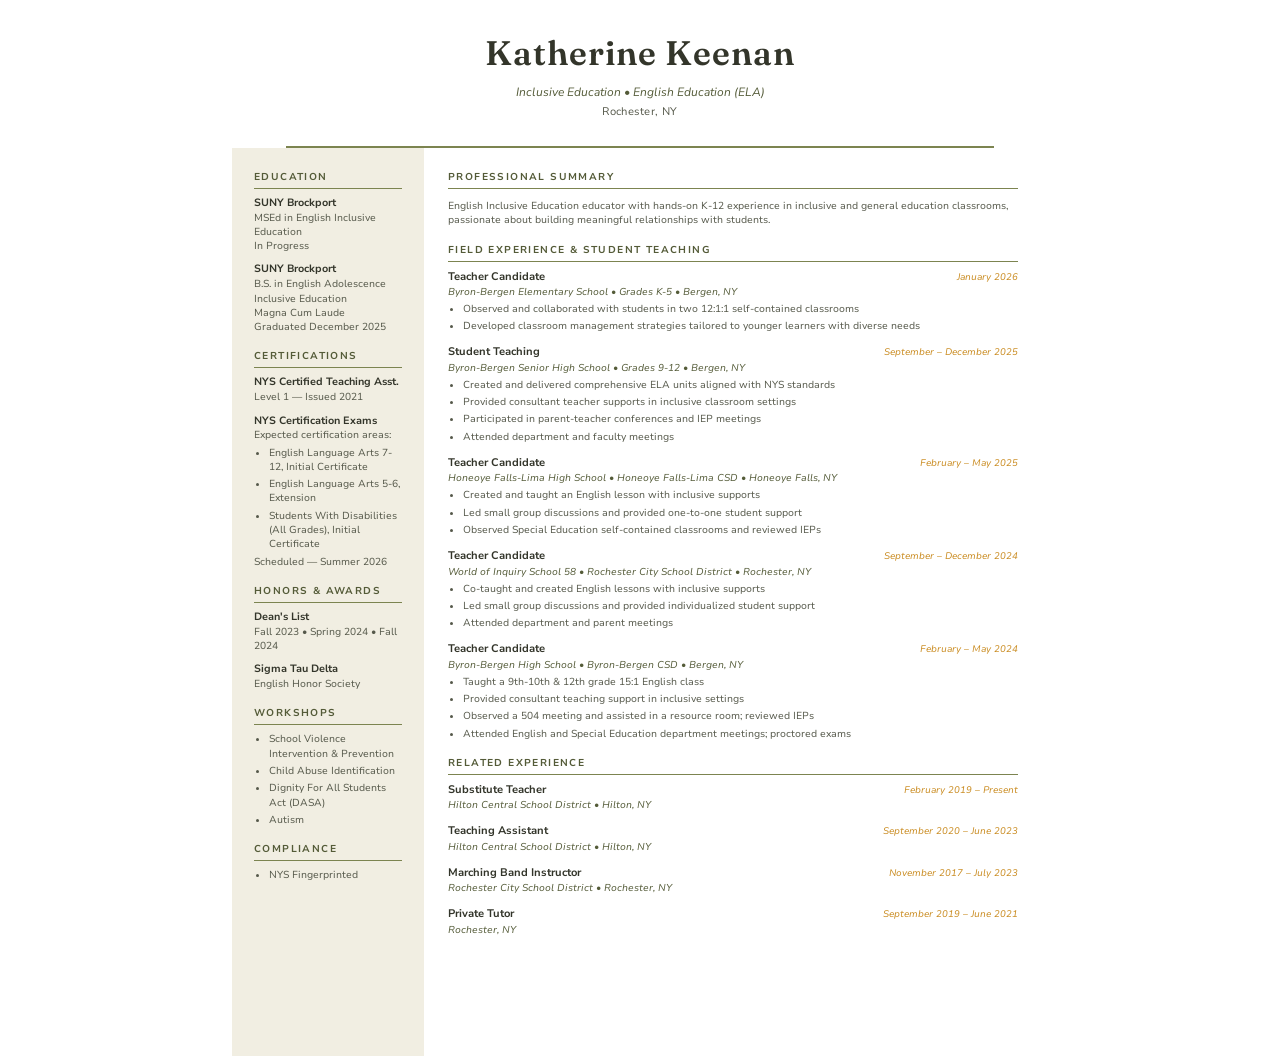
<file: resume/resume.html>
<!DOCTYPE html>
<html lang="en">
<head>
<meta charset="UTF-8" />
<title>Katherine Keenan — Resume</title>
<link href="https://fonts.googleapis.com/css2?family=Fraunces:opsz,wght@9..144,500;9..144,600;9..144,700&family=Nunito+Sans:wght@400;600;700&display=swap" rel="stylesheet" />
<style>
  :root{
    --olive:#7c8450; --olive-deep:#545b38; --mustard:#c98a1e;
    --ink:#33352a; --ink-soft:#55584a; --mute:#8a8c79; --line:#d9d4c2; --wash:#f1eee2;
  }
  *{box-sizing:border-box;}
  @page{ size: Letter; margin: 0; }
  html,body{margin:0;padding:0;}
  body{
    font-family:"Nunito Sans",system-ui,sans-serif; color:var(--ink);
    font-size:10.2px; line-height:1.4; background:#fff;
  }
  .page{ width:8.5in; min-height:11in; margin:0 auto; padding:0; background:#fff; display:flex; flex-direction:column; }

  /* header */
  .head{ text-align:center; padding:30px 54px 16px; }
  .head h1{ font-family:"Fraunces",serif; font-weight:600; font-size:34px; letter-spacing:1px; margin:0; color:var(--ink); }
  .head .role{ font-style:italic; color:var(--olive-deep); font-size:12px; margin:6px 0 4px; }
  .head .loc{ color:var(--ink-soft); font-size:11px; letter-spacing:.04em; }
  .rule{ height:2px; background:var(--olive); margin:10px 54px 0; }

  /* body grid */
  .grid{ display:grid; grid-template-columns:2in 1fr; gap:0; flex:1; align-items:stretch; }
  .side{ background:var(--wash); padding:22px 22px 30px; }
  .main{ padding:22px 30px 30px 24px; }

  h2{ font-family:"Nunito Sans",sans-serif; text-transform:uppercase; letter-spacing:.14em;
      font-size:10px; font-weight:700; color:var(--olive-deep); margin:0 0 7px;
      padding-bottom:4px; border-bottom:1.5px solid var(--olive); }
  .side section, .main section{ margin-bottom:15px; }
  .side section:last-child, .main section:last-child{ margin-bottom:0; }

  .blk{ margin-bottom:9px; }
  .blk strong{ display:block; color:var(--ink); font-size:10.6px; }
  .blk span{ display:block; color:var(--ink-soft); }
  .muted{ color:var(--mute); }

  ul{ margin:3px 0 0; padding-left:15px; }
  li{ margin-bottom:3px; color:var(--ink-soft); }

  /* main entries */
  .entry{ margin-bottom:11px; }
  .entry .row{ display:flex; justify-content:space-between; align-items:baseline; gap:10px; }
  .entry .title{ font-weight:700; color:var(--ink); font-size:11px; }
  .entry .date{ color:var(--mustard); font-style:italic; font-size:9.6px; white-space:nowrap; }
  .entry .where{ font-style:italic; color:var(--olive-deep); font-size:10px; margin:1px 0 3px; }
  .summary{ color:var(--ink-soft); }
</style>
</head>
<body>
  <div class="page">
    <header class="head">
      <h1>Katherine Keenan</h1>
      <div class="role">Inclusive Education &bull; English Education (ELA)</div>
      <div class="loc">Rochester, NY</div>
    </header>
    <div class="rule"></div>

    <div class="grid">
      <!-- sidebar -->
      <aside class="side">
        <section>
          <h2>Education</h2>
          <div class="blk">
            <strong>SUNY Brockport</strong>
            <span>MSEd in English Inclusive Education</span>
            <span class="muted">In Progress</span>
          </div>
          <div class="blk">
            <strong>SUNY Brockport</strong>
            <span>B.S. in English Adolescence Inclusive Education</span>
            <span>Magna Cum Laude</span>
            <span class="muted">Graduated December 2025</span>
          </div>
        </section>

        <section>
          <h2>Certifications</h2>
          <div class="blk">
            <strong>NYS Certified Teaching Asst.</strong>
            <span class="muted">Level 1 &mdash; Issued 2021</span>
          </div>
          <div class="blk">
            <strong>NYS Certification Exams</strong>
            <span>Expected certification areas:</span>
            <ul>
              <li>English Language Arts 7-12, Initial Certificate</li>
              <li>English Language Arts 5-6, Extension</li>
              <li>Students With Disabilities (All Grades), Initial Certificate</li>
            </ul>
            <span class="muted">Scheduled &mdash; Summer 2026</span>
          </div>
        </section>

        <section>
          <h2>Honors &amp; Awards</h2>
          <div class="blk">
            <strong>Dean's List</strong>
            <span class="muted">Fall 2023 &bull; Spring 2024 &bull; Fall 2024</span>
          </div>
          <div class="blk">
            <strong>Sigma Tau Delta</strong>
            <span class="muted">English Honor Society</span>
          </div>
        </section>

        <section>
          <h2>Workshops</h2>
          <ul>
            <li>School Violence Intervention &amp; Prevention</li>
            <li>Child Abuse Identification</li>
            <li>Dignity For All Students Act (DASA)</li>
            <li>Autism</li>
          </ul>
        </section>

        <section>
          <h2>Compliance</h2>
          <ul><li>NYS Fingerprinted</li></ul>
        </section>
      </aside>

      <!-- main -->
      <main class="main">
        <section>
          <h2>Professional Summary</h2>
          <p class="summary">English Inclusive Education educator with hands-on K-12 experience in inclusive and general education classrooms, passionate about building meaningful relationships with students.</p>
        </section>

        <section>
          <h2>Field Experience &amp; Student Teaching</h2>

          <div class="entry">
            <div class="row"><span class="title">Teacher Candidate</span><span class="date">January 2026</span></div>
            <div class="where">Byron-Bergen Elementary School &bull; Grades K-5 &bull; Bergen, NY</div>
            <ul>
              <li>Observed and collaborated with students in two 12:1:1 self-contained classrooms</li>
              <li>Developed classroom management strategies tailored to younger learners with diverse needs</li>
            </ul>
          </div>

          <div class="entry">
            <div class="row"><span class="title">Student Teaching</span><span class="date">September &ndash; December 2025</span></div>
            <div class="where">Byron-Bergen Senior High School &bull; Grades 9-12 &bull; Bergen, NY</div>
            <ul>
              <li>Created and delivered comprehensive ELA units aligned with NYS standards</li>
              <li>Provided consultant teacher supports in inclusive classroom settings</li>
              <li>Participated in parent-teacher conferences and IEP meetings</li>
              <li>Attended department and faculty meetings</li>
            </ul>
          </div>

          <div class="entry">
            <div class="row"><span class="title">Teacher Candidate</span><span class="date">February &ndash; May 2025</span></div>
            <div class="where">Honeoye Falls-Lima High School &bull; Honeoye Falls-Lima CSD &bull; Honeoye Falls, NY</div>
            <ul>
              <li>Created and taught an English lesson with inclusive supports</li>
              <li>Led small group discussions and provided one-to-one student support</li>
              <li>Observed Special Education self-contained classrooms and reviewed IEPs</li>
            </ul>
          </div>

          <div class="entry">
            <div class="row"><span class="title">Teacher Candidate</span><span class="date">September &ndash; December 2024</span></div>
            <div class="where">World of Inquiry School 58 &bull; Rochester City School District &bull; Rochester, NY</div>
            <ul>
              <li>Co-taught and created English lessons with inclusive supports</li>
              <li>Led small group discussions and provided individualized student support</li>
              <li>Attended department and parent meetings</li>
            </ul>
          </div>

          <div class="entry">
            <div class="row"><span class="title">Teacher Candidate</span><span class="date">February &ndash; May 2024</span></div>
            <div class="where">Byron-Bergen High School &bull; Byron-Bergen CSD &bull; Bergen, NY</div>
            <ul>
              <li>Taught a 9th-10th &amp; 12th grade 15:1 English class</li>
              <li>Provided consultant teaching support in inclusive settings</li>
              <li>Observed a 504 meeting and assisted in a resource room; reviewed IEPs</li>
              <li>Attended English and Special Education department meetings; proctored exams</li>
            </ul>
          </div>
        </section>

        <section>
          <h2>Related Experience</h2>
          <div class="entry">
            <div class="row"><span class="title">Substitute Teacher</span><span class="date">February 2019 &ndash; Present</span></div>
            <div class="where">Hilton Central School District &bull; Hilton, NY</div>
          </div>
          <div class="entry">
            <div class="row"><span class="title">Teaching Assistant</span><span class="date">September 2020 &ndash; June 2023</span></div>
            <div class="where">Hilton Central School District &bull; Hilton, NY</div>
          </div>
          <div class="entry">
            <div class="row"><span class="title">Marching Band Instructor</span><span class="date">November 2017 &ndash; July 2023</span></div>
            <div class="where">Rochester City School District &bull; Rochester, NY</div>
          </div>
          <div class="entry">
            <div class="row"><span class="title">Private Tutor</span><span class="date">September 2019 &ndash; June 2021</span></div>
            <div class="where">Rochester, NY</div>
          </div>
        </section>
      </main>
    </div>
  </div>
</body>
</html>
</file>
